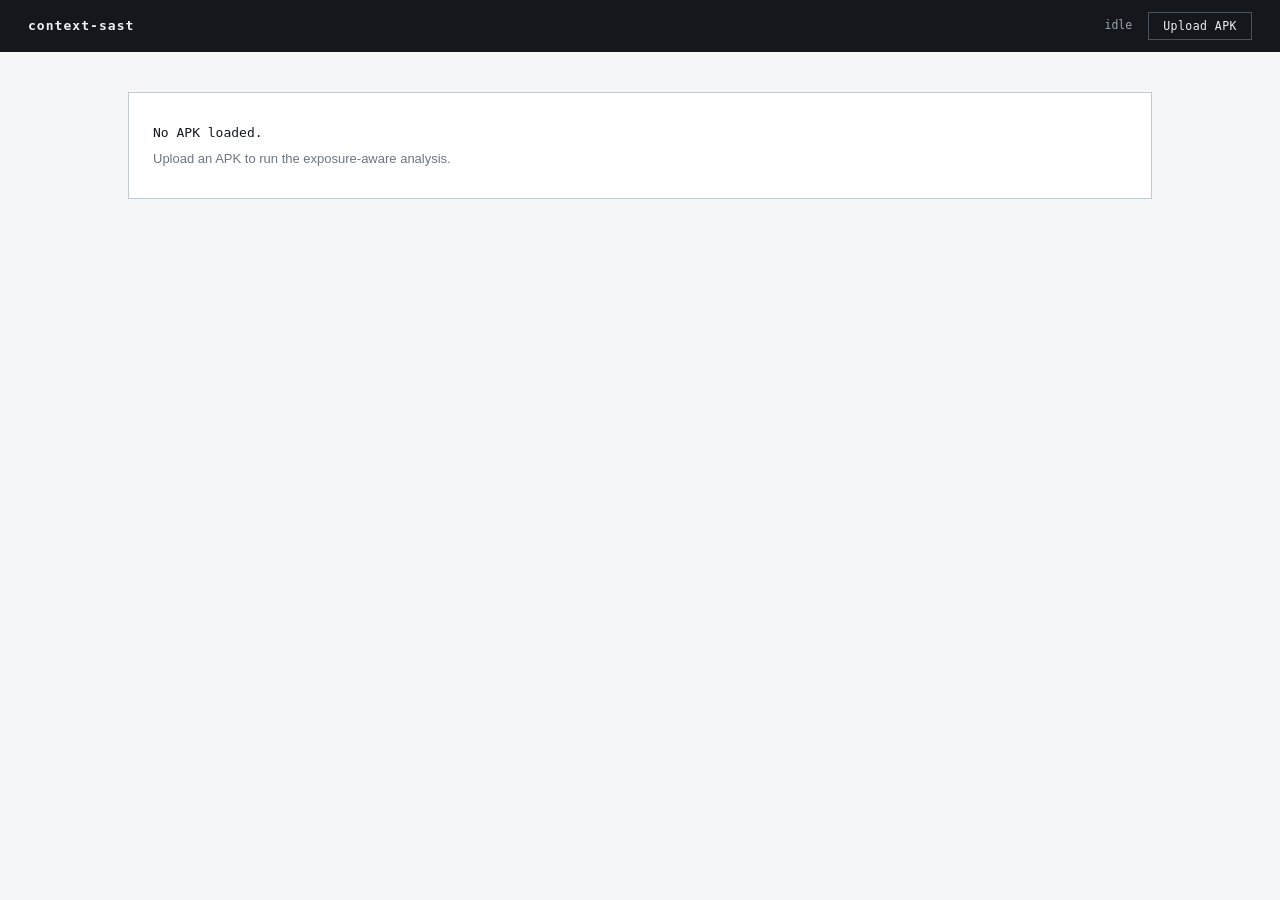
<file: dashboard/index.html>
<!doctype html>
<html lang="en">
  <head>
    <meta charset="utf-8">
    <meta name="viewport" content="width=device-width, initial-scale=1">
    <title>context-sast</title>
    <link rel="stylesheet" href="./styles.css">
  </head>
  <body>
    <header class="topbar">
      <div class="wordmark">context&#8209;sast</div>
      <div class="topbar-actions">
        <span id="scan-status" class="scan-status">idle</span>
        <button id="upload-trigger" class="upload-button" type="button">Upload APK</button>
        <input id="apk-upload" type="file" accept=".apk,application/vnd.android.package-archive">
      </div>
    </header>

    <main class="shell">
      <section id="result-shell" class="result-shell hidden">
        <section class="target">
          <h1 id="package-name" class="package-name">-</h1>
          <p id="package-meta" class="package-meta">-</p>
        </section>

        <dl id="stat-strip" class="stat-strip"></dl>

        <section id="findings-list" class="findings-list"></section>
      </section>

      <section id="empty-state" class="empty-state">
        <p class="empty-line">No APK loaded.</p>
        <p class="empty-hint">Upload an APK to run the exposure-aware analysis.</p>
      </section>
    </main>

    <script src="./app.js"></script>
  </body>
</html>
</file>
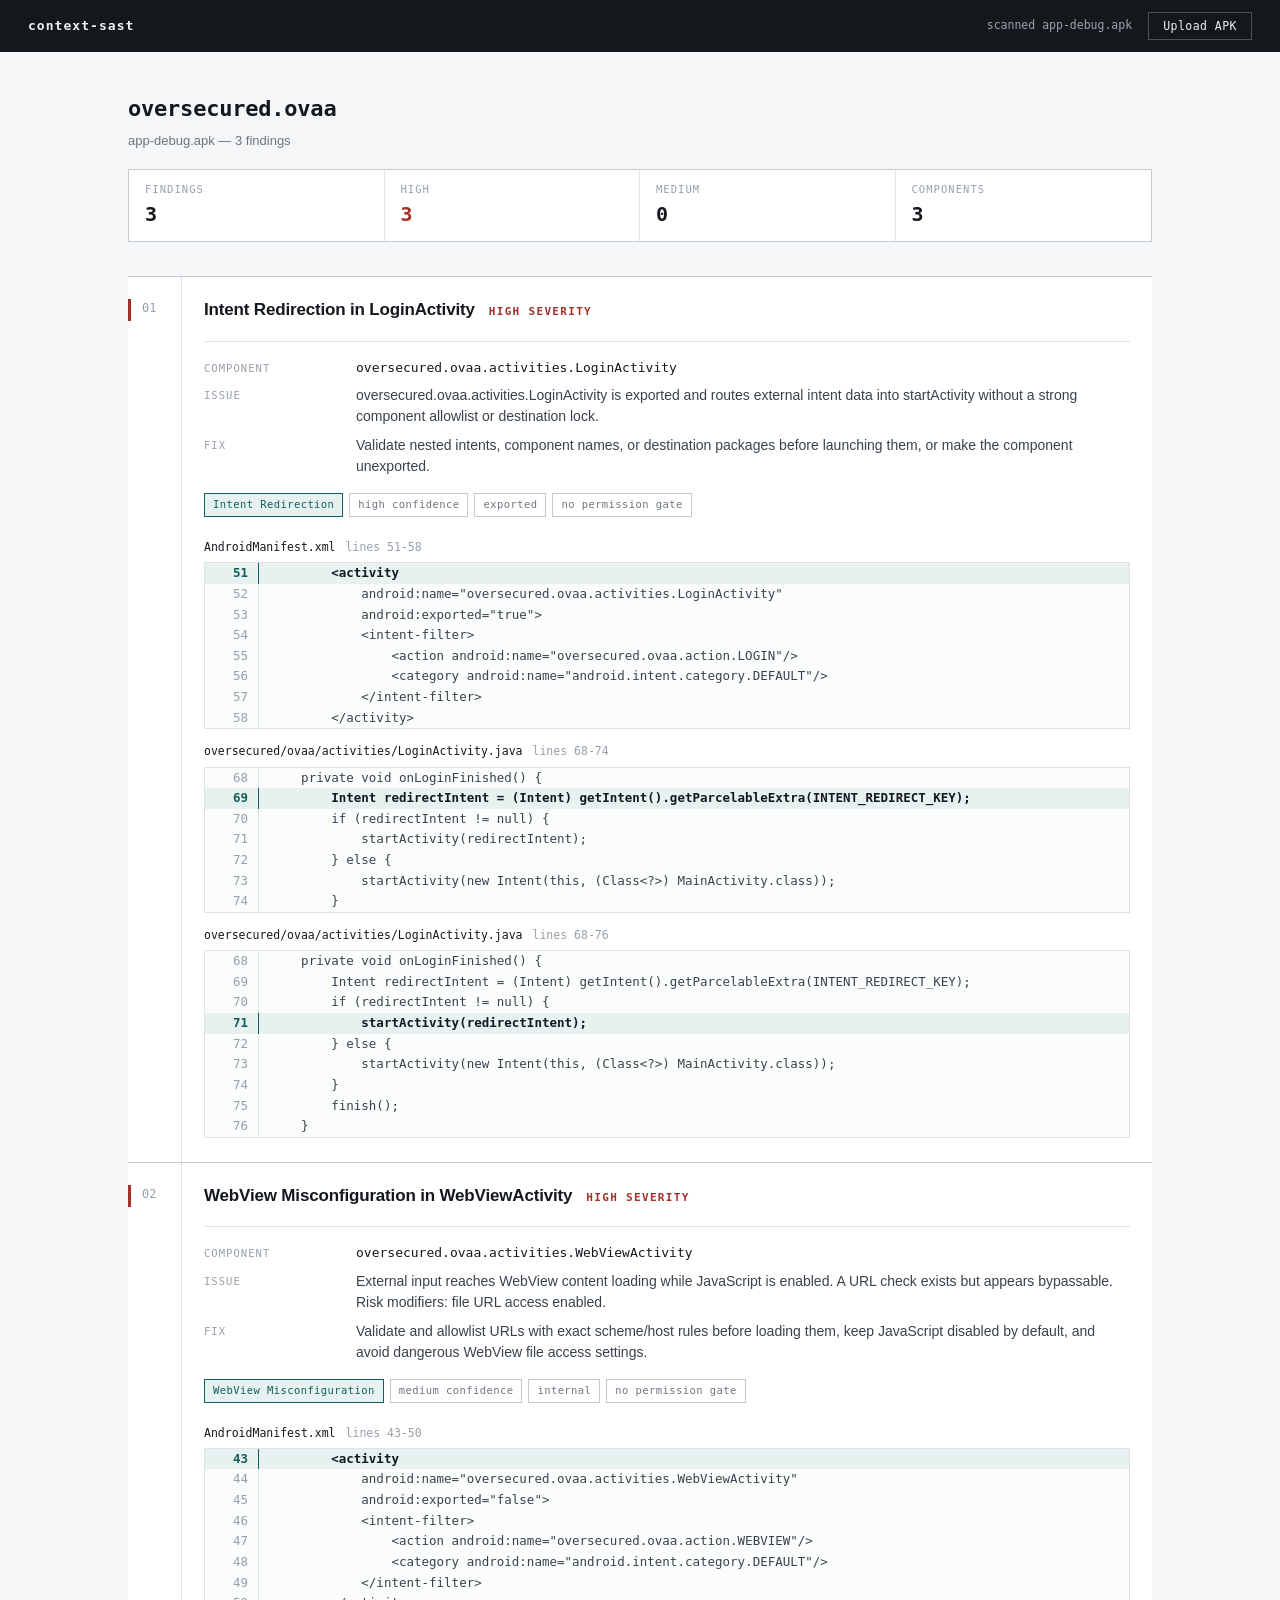
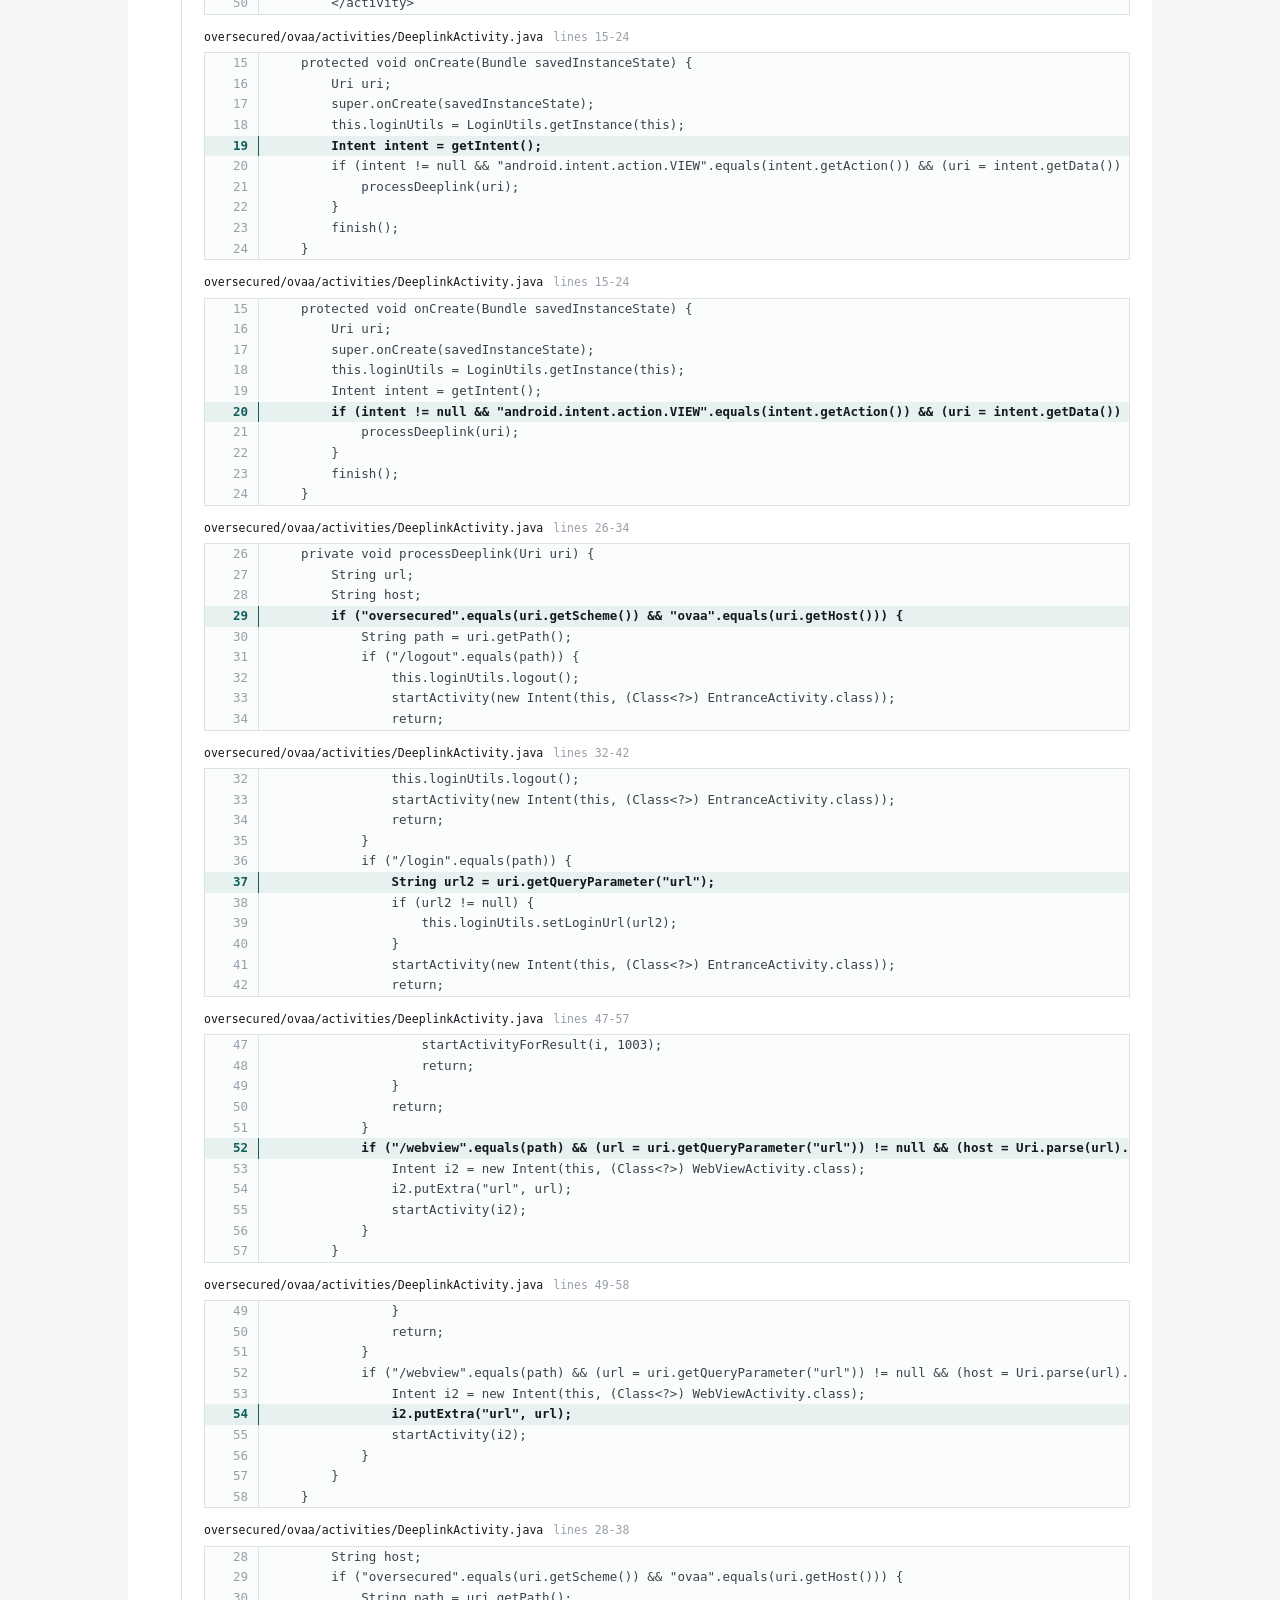
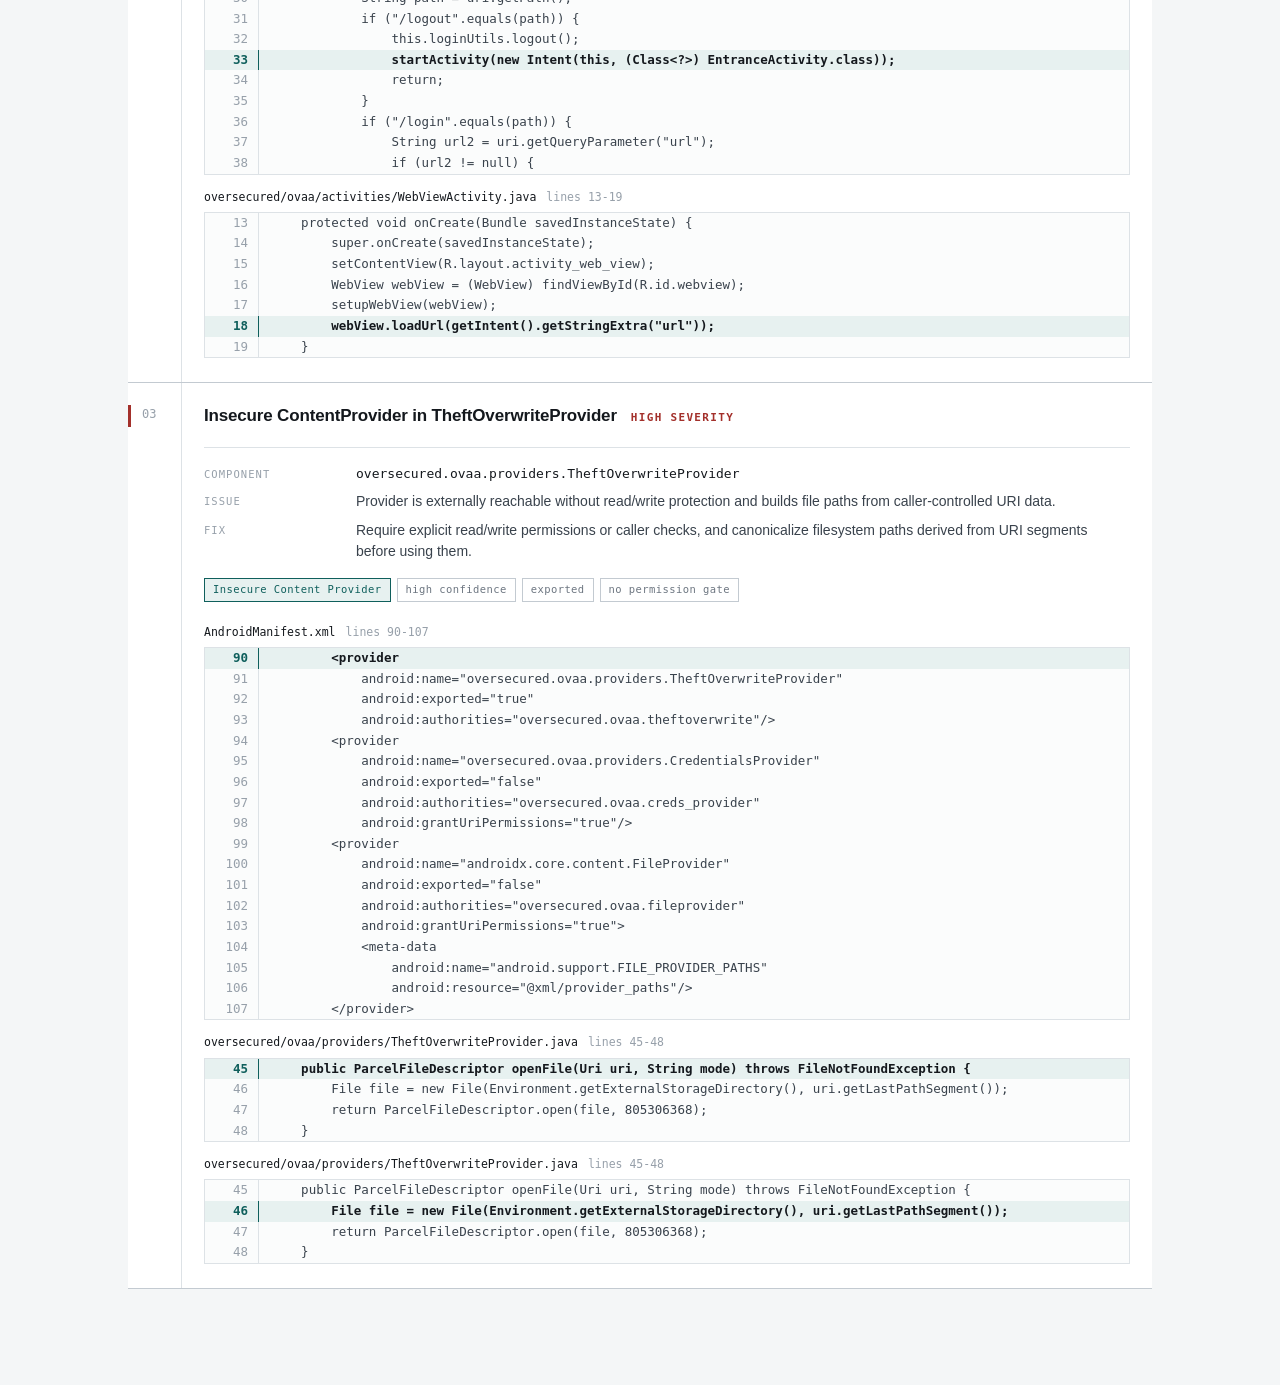
<file: dashboard/_preview.html>
<!doctype html>
<html lang="en">
  <head>
    <meta charset="utf-8">
    <meta name="viewport" content="width=device-width, initial-scale=1">
    <title>context-sast</title>
    <link rel="stylesheet" href="./styles.css">
  </head>
  <body>
    <header class="topbar">
      <div class="wordmark">context&#8209;sast</div>
      <div class="topbar-actions">
        <span id="scan-status" class="scan-status">idle</span>
        <button id="upload-trigger" class="upload-button" type="button">Upload APK</button>
        <input id="apk-upload" type="file" accept=".apk,application/vnd.android.package-archive">
      </div>
    </header>

    <main class="shell">
      <section id="result-shell" class="result-shell hidden">
        <section class="target">
          <h1 id="package-name" class="package-name">-</h1>
          <p id="package-meta" class="package-meta">-</p>
        </section>

        <dl id="stat-strip" class="stat-strip"></dl>

        <section id="findings-list" class="findings-list"></section>
      </section>

      <section id="empty-state" class="empty-state">
        <p class="empty-line">No APK loaded.</p>
        <p class="empty-hint">Upload an APK to run the exposure-aware analysis.</p>
      </section>
    </main>


    <script>
      const PAYLOAD = {"results": [{"apk_path": "app-debug.apk", "package_name": "oversecured.ovaa", "findings": [{"title": "Intent Redirection in LoginActivity", "severity": "HIGH", "confidence": "HIGH", "owasp_category": "M1: Improper Platform Usage", "affected_component": "oversecured.ovaa.activities.LoginActivity", "evidence": "oversecured.ovaa.activities.LoginActivity is exported and routes external intent data into startActivity without a strong component allowlist or destination lock.", "source_to_sink": ["AndroidManifest.xml: <activity name=\"oversecured.ovaa.activities.LoginActivity\" exported=true permission=none permission_level=none grantUriPermissions=false intent_filters=actions=[oversecured.ovaa.action.LOGIN] categories=[android.intent.category.DEFAULT] data=[-]>", "oversecured.ovaa.activities.LoginActivity.onLoginFinished: getIntent()", "oversecured.ovaa.activities.LoginActivity.onLoginFinished: getParcelableExtra(redirect_intent)", "oversecured.ovaa.activities.LoginActivity.onLoginFinished: getParcelableExtra(redirect_intent)", "oversecured.ovaa.activities.LoginActivity.onLoginFinished: startActivity()"], "remediation": "Validate nested intents, component names, or destination packages before launching them, or make the component unexported.", "detector": "intent_redirection", "extras": {"component_exported": "true", "component_permission": "none", "component_permission_level": "none", "exposure_reason": "exported without a strong permission gate", "manifest_entry": "AndroidManifest.xml: <activity name=\"oversecured.ovaa.activities.LoginActivity\" exported=true permission=none permission_level=none grantUriPermissions=false intent_filters=actions=[oversecured.ovaa.action.LOGIN] categories=[android.intent.category.DEFAULT] data=[-]>", "browsable_filter_precision": "none", "browsable_filter_constraints": "none", "launch_control": "route_control", "sink_signature": "Loversecured/ovaa/activities/LoginActivity;->startActivity(Landroid/content/Intent;)V", "sink_kind": "intent_launch_sink"}, "evidence_blocks": [{"file": "AndroidManifest.xml", "language": "xml", "start_line": 51, "end_line": 58, "highlight_line": 51, "lines": [{"number": 51, "text": "        <activity", "highlight": true}, {"number": 52, "text": "            android:name=\"oversecured.ovaa.activities.LoginActivity\"", "highlight": false}, {"number": 53, "text": "            android:exported=\"true\">", "highlight": false}, {"number": 54, "text": "            <intent-filter>", "highlight": false}, {"number": 55, "text": "                <action android:name=\"oversecured.ovaa.action.LOGIN\"/>", "highlight": false}, {"number": 56, "text": "                <category android:name=\"android.intent.category.DEFAULT\"/>", "highlight": false}, {"number": 57, "text": "            </intent-filter>", "highlight": false}, {"number": 58, "text": "        </activity>", "highlight": false}]}, {"file": "oversecured/ovaa/activities/LoginActivity.java", "language": "java", "start_line": 68, "end_line": 74, "highlight_line": 69, "lines": [{"number": 68, "text": "    private void onLoginFinished() {", "highlight": false}, {"number": 69, "text": "        Intent redirectIntent = (Intent) getIntent().getParcelableExtra(INTENT_REDIRECT_KEY);", "highlight": true}, {"number": 70, "text": "        if (redirectIntent != null) {", "highlight": false}, {"number": 71, "text": "            startActivity(redirectIntent);", "highlight": false}, {"number": 72, "text": "        } else {", "highlight": false}, {"number": 73, "text": "            startActivity(new Intent(this, (Class<?>) MainActivity.class));", "highlight": false}, {"number": 74, "text": "        }", "highlight": false}]}, {"file": "oversecured/ovaa/activities/LoginActivity.java", "language": "java", "start_line": 68, "end_line": 76, "highlight_line": 71, "lines": [{"number": 68, "text": "    private void onLoginFinished() {", "highlight": false}, {"number": 69, "text": "        Intent redirectIntent = (Intent) getIntent().getParcelableExtra(INTENT_REDIRECT_KEY);", "highlight": false}, {"number": 70, "text": "        if (redirectIntent != null) {", "highlight": false}, {"number": 71, "text": "            startActivity(redirectIntent);", "highlight": true}, {"number": 72, "text": "        } else {", "highlight": false}, {"number": 73, "text": "            startActivity(new Intent(this, (Class<?>) MainActivity.class));", "highlight": false}, {"number": 74, "text": "        }", "highlight": false}, {"number": 75, "text": "        finish();", "highlight": false}, {"number": 76, "text": "    }", "highlight": false}]}]}, {"title": "WebView Misconfiguration in WebViewActivity", "severity": "HIGH", "confidence": "MEDIUM", "owasp_category": "M3: Insecure Communication", "affected_component": "oversecured.ovaa.activities.WebViewActivity", "evidence": "External input reaches WebView content loading while JavaScript is enabled. A URL check exists but appears bypassable. Risk modifiers: file URL access enabled.", "source_to_sink": ["AndroidManifest.xml: <activity name=\"oversecured.ovaa.activities.DeeplinkActivity\" exported=true permission=none permission_level=none grantUriPermissions=false intent_filters=actions=[android.intent.action.VIEW] categories=[android.intent.category.DEFAULT,android.intent.category.BROWSABLE] data=[scheme=oversecured, host=ovaa]>", "oversecured.ovaa.activities.DeeplinkActivity.onCreate: getIntent()", "oversecured.ovaa.activities.DeeplinkActivity.onCreate: getData()", "oversecured.ovaa.activities.DeeplinkActivity.processDeeplink: equals() check", "oversecured.ovaa.activities.DeeplinkActivity.processDeeplink: getQueryParameter()", "oversecured.ovaa.activities.DeeplinkActivity.processDeeplink: endsWith() check", "oversecured.ovaa.activities.DeeplinkActivity.processDeeplink: putExtra()", "oversecured.ovaa.activities.DeeplinkActivity.processDeeplink: startActivity()", "AndroidManifest.xml: <activity name=\"oversecured.ovaa.activities.WebViewActivity\" exported=false permission=none permission_level=none grantUriPermissions=false intent_filters=actions=[oversecured.ovaa.action.WEBVIEW] categories=[android.intent.category.DEFAULT] data=[-]>", "oversecured.ovaa.activities.WebViewActivity.onCreate: getIntent()", "oversecured.ovaa.activities.WebViewActivity.onCreate: getStringExtra(url)", "oversecured.ovaa.activities.WebViewActivity.onCreate: getStringExtra(url)", "oversecured.ovaa.activities.WebViewActivity.onCreate: loadUrl()"], "remediation": "Validate and allowlist URLs with exact scheme/host rules before loading them, keep JavaScript disabled by default, and avoid dangerous WebView file access settings.", "detector": "webview_misconfiguration", "extras": {"component_exported": "false", "component_permission": "none", "component_permission_level": "none", "exposure_reason": "reachable via externally reachable component oversecured.ovaa.activities.DeeplinkActivity", "manifest_entry": "AndroidManifest.xml: <activity name=\"oversecured.ovaa.activities.WebViewActivity\" exported=false permission=none permission_level=none grantUriPermissions=false intent_filters=actions=[oversecured.ovaa.action.WEBVIEW] categories=[android.intent.category.DEFAULT] data=[-]>", "browsable_filter_precision": "none", "browsable_filter_constraints": "none", "ingress_source_component": "oversecured.ovaa.activities.DeeplinkActivity", "ingress_trace": "AndroidManifest.xml: <activity name=\"oversecured.ovaa.activities.DeeplinkActivity\" exported=true permission=none permission_level=none grantUriPermissions=false intent_filters=actions=[android.intent.action.VIEW] categories=[android.intent.category.DEFAULT,android.intent.category.BROWSABLE] data=[scheme=oversecured, host=ovaa]> | oversecured.ovaa.activities.DeeplinkActivity.onCreate: getIntent() | oversecured.ovaa.activities.DeeplinkActivity.onCreate: getData() | oversecured.ovaa.activities.DeeplinkActivity.processDeeplink: equals() check | oversecured.ovaa.activities.DeeplinkActivity.processDeeplink: getQueryParameter() | oversecured.ovaa.activities.DeeplinkActivity.processDeeplink: endsWith() check | oversecured.ovaa.activities.DeeplinkActivity.processDeeplink: putExtra() | oversecured.ovaa.activities.DeeplinkActivity.processDeeplink: startActivity()", "sink_signature": "Landroid/webkit/WebView;->loadUrl(Ljava/lang/String;)V", "sink_kind": "webview_load_sink"}, "evidence_blocks": [{"file": "AndroidManifest.xml", "language": "xml", "start_line": 43, "end_line": 50, "highlight_line": 43, "lines": [{"number": 43, "text": "        <activity", "highlight": true}, {"number": 44, "text": "            android:name=\"oversecured.ovaa.activities.WebViewActivity\"", "highlight": false}, {"number": 45, "text": "            android:exported=\"false\">", "highlight": false}, {"number": 46, "text": "            <intent-filter>", "highlight": false}, {"number": 47, "text": "                <action android:name=\"oversecured.ovaa.action.WEBVIEW\"/>", "highlight": false}, {"number": 48, "text": "                <category android:name=\"android.intent.category.DEFAULT\"/>", "highlight": false}, {"number": 49, "text": "            </intent-filter>", "highlight": false}, {"number": 50, "text": "        </activity>", "highlight": false}]}, {"file": "oversecured/ovaa/activities/DeeplinkActivity.java", "language": "java", "start_line": 15, "end_line": 24, "highlight_line": 19, "lines": [{"number": 15, "text": "    protected void onCreate(Bundle savedInstanceState) {", "highlight": false}, {"number": 16, "text": "        Uri uri;", "highlight": false}, {"number": 17, "text": "        super.onCreate(savedInstanceState);", "highlight": false}, {"number": 18, "text": "        this.loginUtils = LoginUtils.getInstance(this);", "highlight": false}, {"number": 19, "text": "        Intent intent = getIntent();", "highlight": true}, {"number": 20, "text": "        if (intent != null && \"android.intent.action.VIEW\".equals(intent.getAction()) && (uri = intent.getData()) != null) {", "highlight": false}, {"number": 21, "text": "            processDeeplink(uri);", "highlight": false}, {"number": 22, "text": "        }", "highlight": false}, {"number": 23, "text": "        finish();", "highlight": false}, {"number": 24, "text": "    }", "highlight": false}]}, {"file": "oversecured/ovaa/activities/DeeplinkActivity.java", "language": "java", "start_line": 15, "end_line": 24, "highlight_line": 20, "lines": [{"number": 15, "text": "    protected void onCreate(Bundle savedInstanceState) {", "highlight": false}, {"number": 16, "text": "        Uri uri;", "highlight": false}, {"number": 17, "text": "        super.onCreate(savedInstanceState);", "highlight": false}, {"number": 18, "text": "        this.loginUtils = LoginUtils.getInstance(this);", "highlight": false}, {"number": 19, "text": "        Intent intent = getIntent();", "highlight": false}, {"number": 20, "text": "        if (intent != null && \"android.intent.action.VIEW\".equals(intent.getAction()) && (uri = intent.getData()) != null) {", "highlight": true}, {"number": 21, "text": "            processDeeplink(uri);", "highlight": false}, {"number": 22, "text": "        }", "highlight": false}, {"number": 23, "text": "        finish();", "highlight": false}, {"number": 24, "text": "    }", "highlight": false}]}, {"file": "oversecured/ovaa/activities/DeeplinkActivity.java", "language": "java", "start_line": 26, "end_line": 34, "highlight_line": 29, "lines": [{"number": 26, "text": "    private void processDeeplink(Uri uri) {", "highlight": false}, {"number": 27, "text": "        String url;", "highlight": false}, {"number": 28, "text": "        String host;", "highlight": false}, {"number": 29, "text": "        if (\"oversecured\".equals(uri.getScheme()) && \"ovaa\".equals(uri.getHost())) {", "highlight": true}, {"number": 30, "text": "            String path = uri.getPath();", "highlight": false}, {"number": 31, "text": "            if (\"/logout\".equals(path)) {", "highlight": false}, {"number": 32, "text": "                this.loginUtils.logout();", "highlight": false}, {"number": 33, "text": "                startActivity(new Intent(this, (Class<?>) EntranceActivity.class));", "highlight": false}, {"number": 34, "text": "                return;", "highlight": false}]}, {"file": "oversecured/ovaa/activities/DeeplinkActivity.java", "language": "java", "start_line": 32, "end_line": 42, "highlight_line": 37, "lines": [{"number": 32, "text": "                this.loginUtils.logout();", "highlight": false}, {"number": 33, "text": "                startActivity(new Intent(this, (Class<?>) EntranceActivity.class));", "highlight": false}, {"number": 34, "text": "                return;", "highlight": false}, {"number": 35, "text": "            }", "highlight": false}, {"number": 36, "text": "            if (\"/login\".equals(path)) {", "highlight": false}, {"number": 37, "text": "                String url2 = uri.getQueryParameter(\"url\");", "highlight": true}, {"number": 38, "text": "                if (url2 != null) {", "highlight": false}, {"number": 39, "text": "                    this.loginUtils.setLoginUrl(url2);", "highlight": false}, {"number": 40, "text": "                }", "highlight": false}, {"number": 41, "text": "                startActivity(new Intent(this, (Class<?>) EntranceActivity.class));", "highlight": false}, {"number": 42, "text": "                return;", "highlight": false}]}, {"file": "oversecured/ovaa/activities/DeeplinkActivity.java", "language": "java", "start_line": 47, "end_line": 57, "highlight_line": 52, "lines": [{"number": 47, "text": "                    startActivityForResult(i, 1003);", "highlight": false}, {"number": 48, "text": "                    return;", "highlight": false}, {"number": 49, "text": "                }", "highlight": false}, {"number": 50, "text": "                return;", "highlight": false}, {"number": 51, "text": "            }", "highlight": false}, {"number": 52, "text": "            if (\"/webview\".equals(path) && (url = uri.getQueryParameter(\"url\")) != null && (host = Uri.parse(url).getHost()) != null && host.endsWith(\"example.com\")) {", "highlight": true}, {"number": 53, "text": "                Intent i2 = new Intent(this, (Class<?>) WebViewActivity.class);", "highlight": false}, {"number": 54, "text": "                i2.putExtra(\"url\", url);", "highlight": false}, {"number": 55, "text": "                startActivity(i2);", "highlight": false}, {"number": 56, "text": "            }", "highlight": false}, {"number": 57, "text": "        }", "highlight": false}]}, {"file": "oversecured/ovaa/activities/DeeplinkActivity.java", "language": "java", "start_line": 49, "end_line": 58, "highlight_line": 54, "lines": [{"number": 49, "text": "                }", "highlight": false}, {"number": 50, "text": "                return;", "highlight": false}, {"number": 51, "text": "            }", "highlight": false}, {"number": 52, "text": "            if (\"/webview\".equals(path) && (url = uri.getQueryParameter(\"url\")) != null && (host = Uri.parse(url).getHost()) != null && host.endsWith(\"example.com\")) {", "highlight": false}, {"number": 53, "text": "                Intent i2 = new Intent(this, (Class<?>) WebViewActivity.class);", "highlight": false}, {"number": 54, "text": "                i2.putExtra(\"url\", url);", "highlight": true}, {"number": 55, "text": "                startActivity(i2);", "highlight": false}, {"number": 56, "text": "            }", "highlight": false}, {"number": 57, "text": "        }", "highlight": false}, {"number": 58, "text": "    }", "highlight": false}]}, {"file": "oversecured/ovaa/activities/DeeplinkActivity.java", "language": "java", "start_line": 28, "end_line": 38, "highlight_line": 33, "lines": [{"number": 28, "text": "        String host;", "highlight": false}, {"number": 29, "text": "        if (\"oversecured\".equals(uri.getScheme()) && \"ovaa\".equals(uri.getHost())) {", "highlight": false}, {"number": 30, "text": "            String path = uri.getPath();", "highlight": false}, {"number": 31, "text": "            if (\"/logout\".equals(path)) {", "highlight": false}, {"number": 32, "text": "                this.loginUtils.logout();", "highlight": false}, {"number": 33, "text": "                startActivity(new Intent(this, (Class<?>) EntranceActivity.class));", "highlight": true}, {"number": 34, "text": "                return;", "highlight": false}, {"number": 35, "text": "            }", "highlight": false}, {"number": 36, "text": "            if (\"/login\".equals(path)) {", "highlight": false}, {"number": 37, "text": "                String url2 = uri.getQueryParameter(\"url\");", "highlight": false}, {"number": 38, "text": "                if (url2 != null) {", "highlight": false}]}, {"file": "oversecured/ovaa/activities/WebViewActivity.java", "language": "java", "start_line": 13, "end_line": 19, "highlight_line": 18, "lines": [{"number": 13, "text": "    protected void onCreate(Bundle savedInstanceState) {", "highlight": false}, {"number": 14, "text": "        super.onCreate(savedInstanceState);", "highlight": false}, {"number": 15, "text": "        setContentView(R.layout.activity_web_view);", "highlight": false}, {"number": 16, "text": "        WebView webView = (WebView) findViewById(R.id.webview);", "highlight": false}, {"number": 17, "text": "        setupWebView(webView);", "highlight": false}, {"number": 18, "text": "        webView.loadUrl(getIntent().getStringExtra(\"url\"));", "highlight": true}, {"number": 19, "text": "    }", "highlight": false}]}]}, {"title": "Insecure ContentProvider in TheftOverwriteProvider", "severity": "HIGH", "confidence": "HIGH", "owasp_category": "M2: Insecure Data Storage", "affected_component": "oversecured.ovaa.providers.TheftOverwriteProvider", "evidence": "Provider is externally reachable without read/write protection and builds file paths from caller-controlled URI data.", "source_to_sink": ["AndroidManifest.xml: <provider name=\"oversecured.ovaa.providers.TheftOverwriteProvider\" exported=true permission=none permission_level=none grantUriPermissions=false intent_filters=none>", "oversecured.ovaa.providers.TheftOverwriteProvider.openFile: external URI parameter", "oversecured.ovaa.providers.TheftOverwriteProvider.openFile: getLastPathSegment()", "oversecured.ovaa.providers.TheftOverwriteProvider.openFile: File(parent, path)"], "remediation": "Require explicit read/write permissions or caller checks, and canonicalize filesystem paths derived from URI segments before using them.", "detector": "insecure_content_provider", "extras": {"component_exported": "true", "component_permission": "none", "component_permission_level": "none", "exposure_reason": "exported without a strong permission gate", "manifest_entry": "AndroidManifest.xml: <provider name=\"oversecured.ovaa.providers.TheftOverwriteProvider\" exported=true permission=none permission_level=none grantUriPermissions=false intent_filters=none>", "browsable_filter_precision": "none", "browsable_filter_constraints": "none", "sink_signature": "Ljava/io/File;-><init>(Ljava/io/File;Ljava/lang/String;)V", "sink_kind": "provider_path_file_sink"}, "evidence_blocks": [{"file": "AndroidManifest.xml", "language": "xml", "start_line": 90, "end_line": 107, "highlight_line": 90, "lines": [{"number": 90, "text": "        <provider", "highlight": true}, {"number": 91, "text": "            android:name=\"oversecured.ovaa.providers.TheftOverwriteProvider\"", "highlight": false}, {"number": 92, "text": "            android:exported=\"true\"", "highlight": false}, {"number": 93, "text": "            android:authorities=\"oversecured.ovaa.theftoverwrite\"/>", "highlight": false}, {"number": 94, "text": "        <provider", "highlight": false}, {"number": 95, "text": "            android:name=\"oversecured.ovaa.providers.CredentialsProvider\"", "highlight": false}, {"number": 96, "text": "            android:exported=\"false\"", "highlight": false}, {"number": 97, "text": "            android:authorities=\"oversecured.ovaa.creds_provider\"", "highlight": false}, {"number": 98, "text": "            android:grantUriPermissions=\"true\"/>", "highlight": false}, {"number": 99, "text": "        <provider", "highlight": false}, {"number": 100, "text": "            android:name=\"androidx.core.content.FileProvider\"", "highlight": false}, {"number": 101, "text": "            android:exported=\"false\"", "highlight": false}, {"number": 102, "text": "            android:authorities=\"oversecured.ovaa.fileprovider\"", "highlight": false}, {"number": 103, "text": "            android:grantUriPermissions=\"true\">", "highlight": false}, {"number": 104, "text": "            <meta-data", "highlight": false}, {"number": 105, "text": "                android:name=\"android.support.FILE_PROVIDER_PATHS\"", "highlight": false}, {"number": 106, "text": "                android:resource=\"@xml/provider_paths\"/>", "highlight": false}, {"number": 107, "text": "        </provider>", "highlight": false}]}, {"file": "oversecured/ovaa/providers/TheftOverwriteProvider.java", "language": "java", "start_line": 45, "end_line": 48, "highlight_line": 45, "lines": [{"number": 45, "text": "    public ParcelFileDescriptor openFile(Uri uri, String mode) throws FileNotFoundException {", "highlight": true}, {"number": 46, "text": "        File file = new File(Environment.getExternalStorageDirectory(), uri.getLastPathSegment());", "highlight": false}, {"number": 47, "text": "        return ParcelFileDescriptor.open(file, 805306368);", "highlight": false}, {"number": 48, "text": "    }", "highlight": false}]}, {"file": "oversecured/ovaa/providers/TheftOverwriteProvider.java", "language": "java", "start_line": 45, "end_line": 48, "highlight_line": 46, "lines": [{"number": 45, "text": "    public ParcelFileDescriptor openFile(Uri uri, String mode) throws FileNotFoundException {", "highlight": false}, {"number": 46, "text": "        File file = new File(Environment.getExternalStorageDirectory(), uri.getLastPathSegment());", "highlight": true}, {"number": 47, "text": "        return ParcelFileDescriptor.open(file, 805306368);", "highlight": false}, {"number": 48, "text": "    }", "highlight": false}]}]}]}]};
      window.fetch = async () => ({ ok: true, json: async () => PAYLOAD });
    </script>
    <script src="./app.js"></script>
    <script>
      window.addEventListener("load", () => {
        const dt = new DataTransfer();
        dt.items.add(new File(["x"], "app-debug.apk"));
        const input = document.getElementById("apk-upload");
        input.files = dt.files;
        input.dispatchEvent(new Event("change"));
      });
    </script>

  </body>
</html>
</file>
<file: dashboard/styles.css>
/* context-sast dashboard
   Ledger layout: hairline rules instead of cards, a numbered rail per finding,
   monospace for every machine-derived string, and one teal accent. */

:root {
  --bg: #f4f6f7;
  --panel: #ffffff;
  --ink: #14181d;
  --ink-2: #39424c;
  --muted: #6d7681;
  --faint: #97a0aa;
  --line: #dde2e6;
  --line-strong: #c3cad1;
  --accent: #0f5f5c;
  --accent-tint: #e7f1f0;
  --high: #a3302b;
  --medium: #8c6212;
  --clean: #2f6b3a;
  --mono: ui-monospace, "Cascadia Mono", Consolas, "DejaVu Sans Mono", monospace;
  --sans: -apple-system, BlinkMacSystemFont, "Segoe UI", Roboto, Arial, sans-serif;
}

* {
  box-sizing: border-box;
}

html {
  -webkit-text-size-adjust: 100%;
}

body {
  margin: 0;
  background: var(--bg);
  color: var(--ink);
  font-family: var(--sans);
  font-size: 15px;
  line-height: 1.5;
}

/* ---------------------------------------------------------------- topbar -- */

.topbar {
  display: flex;
  align-items: center;
  justify-content: space-between;
  gap: 16px;
  padding: 0 28px;
  height: 52px;
  background: var(--ink);
  color: #eef1f4;
}

.wordmark {
  font-family: var(--mono);
  font-size: 13px;
  font-weight: 600;
  letter-spacing: 0.08em;
}

.topbar-actions {
  display: flex;
  align-items: center;
  gap: 16px;
  min-width: 0;
}

.scan-status {
  font-family: var(--mono);
  font-size: 11.5px;
  color: #9aa4ae;
  white-space: nowrap;
  overflow: hidden;
  text-overflow: ellipsis;
  max-width: 46vw;
}

.scan-status.busy {
  color: #f0f3f6;
}

.scan-status.failed {
  color: #e79992;
}

.upload-button {
  font-family: var(--mono);
  font-size: 11.5px;
  letter-spacing: 0.04em;
  color: #eef1f4;
  background: transparent;
  border: 1px solid #4a535d;
  border-radius: 0;
  padding: 6px 14px;
  cursor: pointer;
}

.upload-button:hover:not(:disabled) {
  border-color: #8b959f;
  background: #1d232a;
}

.upload-button:disabled,
.upload-button-busy {
  cursor: default;
  color: #8b959f;
}

#apk-upload {
  display: none;
}

/* ----------------------------------------------------------------- shell -- */

.shell {
  max-width: 1080px;
  margin: 0 auto;
  padding: 40px 28px 96px;
}

.hidden {
  display: none !important;
}

.target {
  padding-bottom: 18px;
}

.package-name {
  margin: 0;
  font-family: var(--mono);
  font-size: 22px;
  font-weight: 600;
  letter-spacing: -0.01em;
  word-break: break-all;
}

.package-meta {
  margin: 6px 0 0;
  font-size: 13px;
  color: var(--muted);
}

/* Instrument strip: counts in equal cells divided by hairlines. */
.stat-strip {
  display: flex;
  flex-wrap: wrap;
  margin: 0 0 34px;
  border: 1px solid var(--line-strong);
  background: var(--panel);
}

.stat-cell {
  flex: 1 1 120px;
  padding: 12px 16px;
  border-right: 1px solid var(--line);
}

.stat-cell:last-child {
  border-right: 0;
}

.stat-key {
  display: block;
  font-family: var(--mono);
  font-size: 10.5px;
  letter-spacing: 0.1em;
  text-transform: uppercase;
  color: var(--faint);
}

.stat-value {
  display: block;
  margin: 2px 0 0;
  font-family: var(--mono);
  font-size: 20px;
  font-weight: 600;
}

.stat-value.is-high {
  color: var(--high);
}

.stat-value.is-medium {
  color: var(--medium);
}

/* -------------------------------------------------------------- findings -- */

.findings-list {
  border-top: 1px solid var(--line-strong);
}

.finding {
  display: grid;
  grid-template-columns: 54px minmax(0, 1fr);
  border-bottom: 1px solid var(--line-strong);
  background: var(--panel);
}

/* Left rail: ordinal plus the severity stripe. */
.finding-rail {
  position: relative;
  padding: 22px 0 22px 14px;
  border-right: 1px solid var(--line);
  font-family: var(--mono);
  font-size: 12px;
  color: var(--faint);
}

.finding-rail::before {
  content: "";
  position: absolute;
  top: 22px;
  left: 0;
  width: 3px;
  height: 22px;
  background: var(--line-strong);
}

.finding-high .finding-rail::before {
  background: var(--high);
}

.finding-medium .finding-rail::before {
  background: var(--medium);
}

.finding-clean .finding-rail::before {
  background: var(--clean);
}

.finding-body {
  padding: 20px 22px 24px;
  min-width: 0;
}

.finding-head {
  display: flex;
  align-items: baseline;
  gap: 14px;
  flex-wrap: wrap;
}

.finding-title {
  margin: 0;
  font-size: 17px;
  font-weight: 600;
  letter-spacing: -0.01em;
}

.severity-label {
  font-family: var(--mono);
  font-size: 11px;
  font-weight: 600;
  letter-spacing: 0.12em;
  text-transform: uppercase;
  color: var(--muted);
}

.severity-high {
  color: var(--high);
}

.severity-medium {
  color: var(--medium);
}

.severity-clean {
  color: var(--clean);
}

/* Definition grid replaces the stacked label/paragraph blocks. */
.finding-facts {
  display: grid;
  grid-template-columns: 132px minmax(0, 1fr);
  gap: 8px 20px;
  margin: 18px 0 0;
  padding: 16px 0 0;
  border-top: 1px solid var(--line);
}

.fact-key {
  font-family: var(--mono);
  font-size: 10.5px;
  letter-spacing: 0.1em;
  text-transform: uppercase;
  color: var(--faint);
  padding-top: 3px;
}

.fact-value {
  margin: 0;
  font-size: 14px;
  color: var(--ink-2);
  min-width: 0;
  overflow-wrap: anywhere;
}

.fact-value.is-mono {
  font-family: var(--mono);
  font-size: 13px;
  color: var(--ink);
}

/* Square outlined tokens, not pills. */
.token-row {
  display: flex;
  flex-wrap: wrap;
  gap: 6px;
  margin-top: 16px;
}

.token {
  font-family: var(--mono);
  font-size: 10.5px;
  letter-spacing: 0.04em;
  color: var(--muted);
  border: 1px solid var(--line-strong);
  padding: 3px 8px;
  white-space: nowrap;
}

.token-accent {
  color: var(--accent);
  border-color: var(--accent);
  background: var(--accent-tint);
}

/* -------------------------------------------------------------- evidence -- */

.evidence-list {
  margin-top: 22px;
}

.evidence-item + .evidence-item {
  margin-top: 14px;
}

.evidence-file {
  display: flex;
  align-items: baseline;
  gap: 10px;
  flex-wrap: wrap;
  font-family: var(--mono);
  font-size: 11.5px;
  color: var(--muted);
  padding-bottom: 6px;
}

.evidence-path {
  color: var(--ink);
  overflow-wrap: anywhere;
}

.evidence-range {
  color: var(--faint);
}

.code-panel {
  border: 1px solid var(--line);
  background: #fbfcfc;
  overflow-x: auto;
}

.code-row {
  display: flex;
  font-family: var(--mono);
  font-size: 12.5px;
  line-height: 1.65;
  white-space: pre;
}

.code-number {
  flex: 0 0 54px;
  padding: 0 10px 0 0;
  text-align: right;
  color: var(--faint);
  border-right: 1px solid var(--line);
  user-select: none;
}

.code-text {
  padding: 0 14px 0 12px;
  color: var(--ink-2);
}

/* The sink/source line: accent tint plus a marker in the gutter, no fill sweep. */
.code-row-highlight {
  background: var(--accent-tint);
}

.code-row-highlight .code-number {
  color: var(--accent);
  border-right-color: var(--accent);
  font-weight: 600;
}

.code-row-highlight .code-text {
  color: var(--ink);
  font-weight: 600;
}

/* ----------------------------------------------------------- empty state -- */

.empty-state {
  border: 1px solid var(--line-strong);
  background: var(--panel);
  padding: 30px 24px;
}

.empty-line {
  margin: 0;
  font-family: var(--mono);
  font-size: 13px;
}

.empty-hint {
  margin: 6px 0 0;
  font-size: 13px;
  color: var(--muted);
}

/* ----------------------------------------------------------- narrow view -- */

@media (max-width: 720px) {
  .topbar {
    padding: 0 16px;
  }

  .shell {
    padding: 28px 16px 64px;
  }

  .finding {
    grid-template-columns: 1fr;
  }

  .finding-rail {
    padding: 14px 0 0 12px;
    border-right: 0;
  }

  .finding-rail::before {
    top: 14px;
    height: 16px;
  }

  .finding-body {
    padding: 10px 16px 20px;
  }

  .finding-facts {
    grid-template-columns: 1fr;
    gap: 2px;
  }

  .fact-key {
    padding-top: 10px;
  }
}

/* ------------------------------------------------------------------ print --
   Without these rules the browser drops every background (dark topbar, code
   tints, highlighted lines), splits findings across pages, and clips code that
   overflows horizontally instead of wrapping it. */

@media print {
  *,
  *::before,
  *::after {
    -webkit-print-color-adjust: exact;
    print-color-adjust: exact;
  }

  @page {
    margin: 10mm;
  }

  body {
    background: #fff;
  }

  /* Interactive chrome carries no information on paper. */
  .upload-button,
  .scan-status {
    display: none;
  }

  .topbar {
    padding: 0 18px;
    height: 44px;
  }

  .shell {
    max-width: none;
    padding: 22px 0 0;
  }

  /* Keep each finding, and each evidence block, whole on one page. */
  .finding,
  .evidence-item,
  .code-panel,
  .stat-strip,
  .finding-facts {
    break-inside: avoid;
    page-break-inside: avoid;
  }

  /* On screen these panels scroll sideways; on paper the overflow would simply
     be cut off, so wrap the long lines instead of losing them. */
  .code-panel {
    overflow: visible;
  }

  .code-row {
    white-space: pre-wrap;
  }

  /* Let the text cell shrink so a wrapped line stays inside its own box
     instead of flowing back under the line-number gutter. */
  .code-text {
    min-width: 0;
    overflow-wrap: anywhere;
  }
}
</file>
